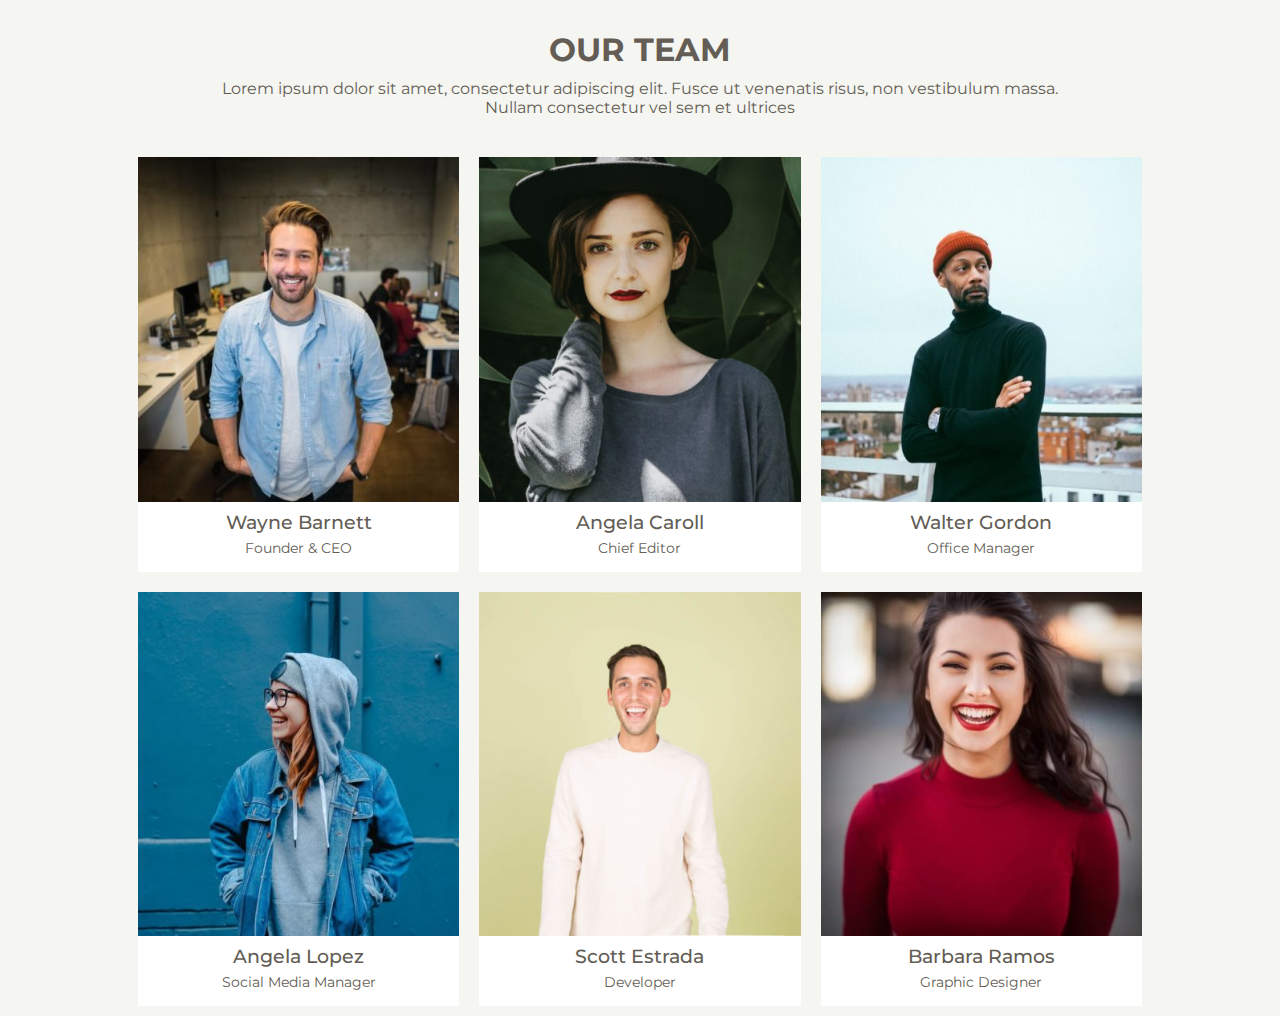
<file: bonus/index.html>
<!DOCTYPE html>
<html lang="en">
<head>
    <meta charset="UTF-8">
    <meta name="viewport" content="width=device-width, initial-scale=1.0">
    <!-- Google fonts -->
    <link rel="preconnect" href="https://fonts.googleapis.com">
    <link rel="preconnect" href="https://fonts.gstatic.com" crossorigin>
    <link href="https://fonts.googleapis.com/css2?family=Montserrat:ital,wght@0,100..900;1,100..900&display=swap" rel="stylesheet">
    <!-- My CSS -->
    <link rel="stylesheet" href="css/style.css">
    <title>Our Team</title>
</head>
<body>
    <!-- Sezione intro -->
     <section>
        <div id="our_team">
            <h1>OUR TEAM</h1>
            <p>
                Lorem ipsum dolor sit amet, consectetur adipiscing elit. Fusce ut venenatis risus, non vestibulum massa. Nullam consectetur vel sem et ultrices
            </p>
        </div>
     </section>
    <!-- Sezione carte -->
     <section>
        <div id="container">

        </div>
     </section>

    
    <script type="text/javascript" src="js/main.js"></script>
</body>
</html>
</file>
<file: bonus/css/style.css>
/* Regole Generali */
*{
    margin: 0;padding: 0;
    box-sizing: border-box;
    font-family: "Montserrat", sans-serif;
}

body {
    background-color: #f5f5f1;
    text-align: center;
    color: #635d55;
}

#container {
    width: 80%;
    margin: 10px auto;
    display: flex;
    flex-wrap: wrap;
    justify-content: center;
    gap: 20px;
}

#container img {
    width: 100%;
}

/* Regole my box */
.my_box {
    width: calc((100% / 3) - 20px);
    background-color: white;
    padding-bottom: 10px;
}

.my_box h3 {
    margin: 5px auto;
    font-weight: 500;
}

.my_box h3:last-child {
    font-weight: 400;
    font-size: 0.9rem;
}

/* Regole titolo */

#our_team{
    padding: 30px 0;
    width: 70%;
    margin: 0 auto;
}

#our_team h1 {
    margin-bottom: 10px;
}

/* MEDIA QUERY CELL */

@media screen and (max-width:568px) {
    *{
        font-size: 0.8rem;
    }
    .my_box {
        width: calc((100% / 2) - 20px);
    }
    .my_box h3{
        font-size: 1rem;
    }
    #our_team h1 {
        font-size: 1.3rem;
    }

}
</file>
